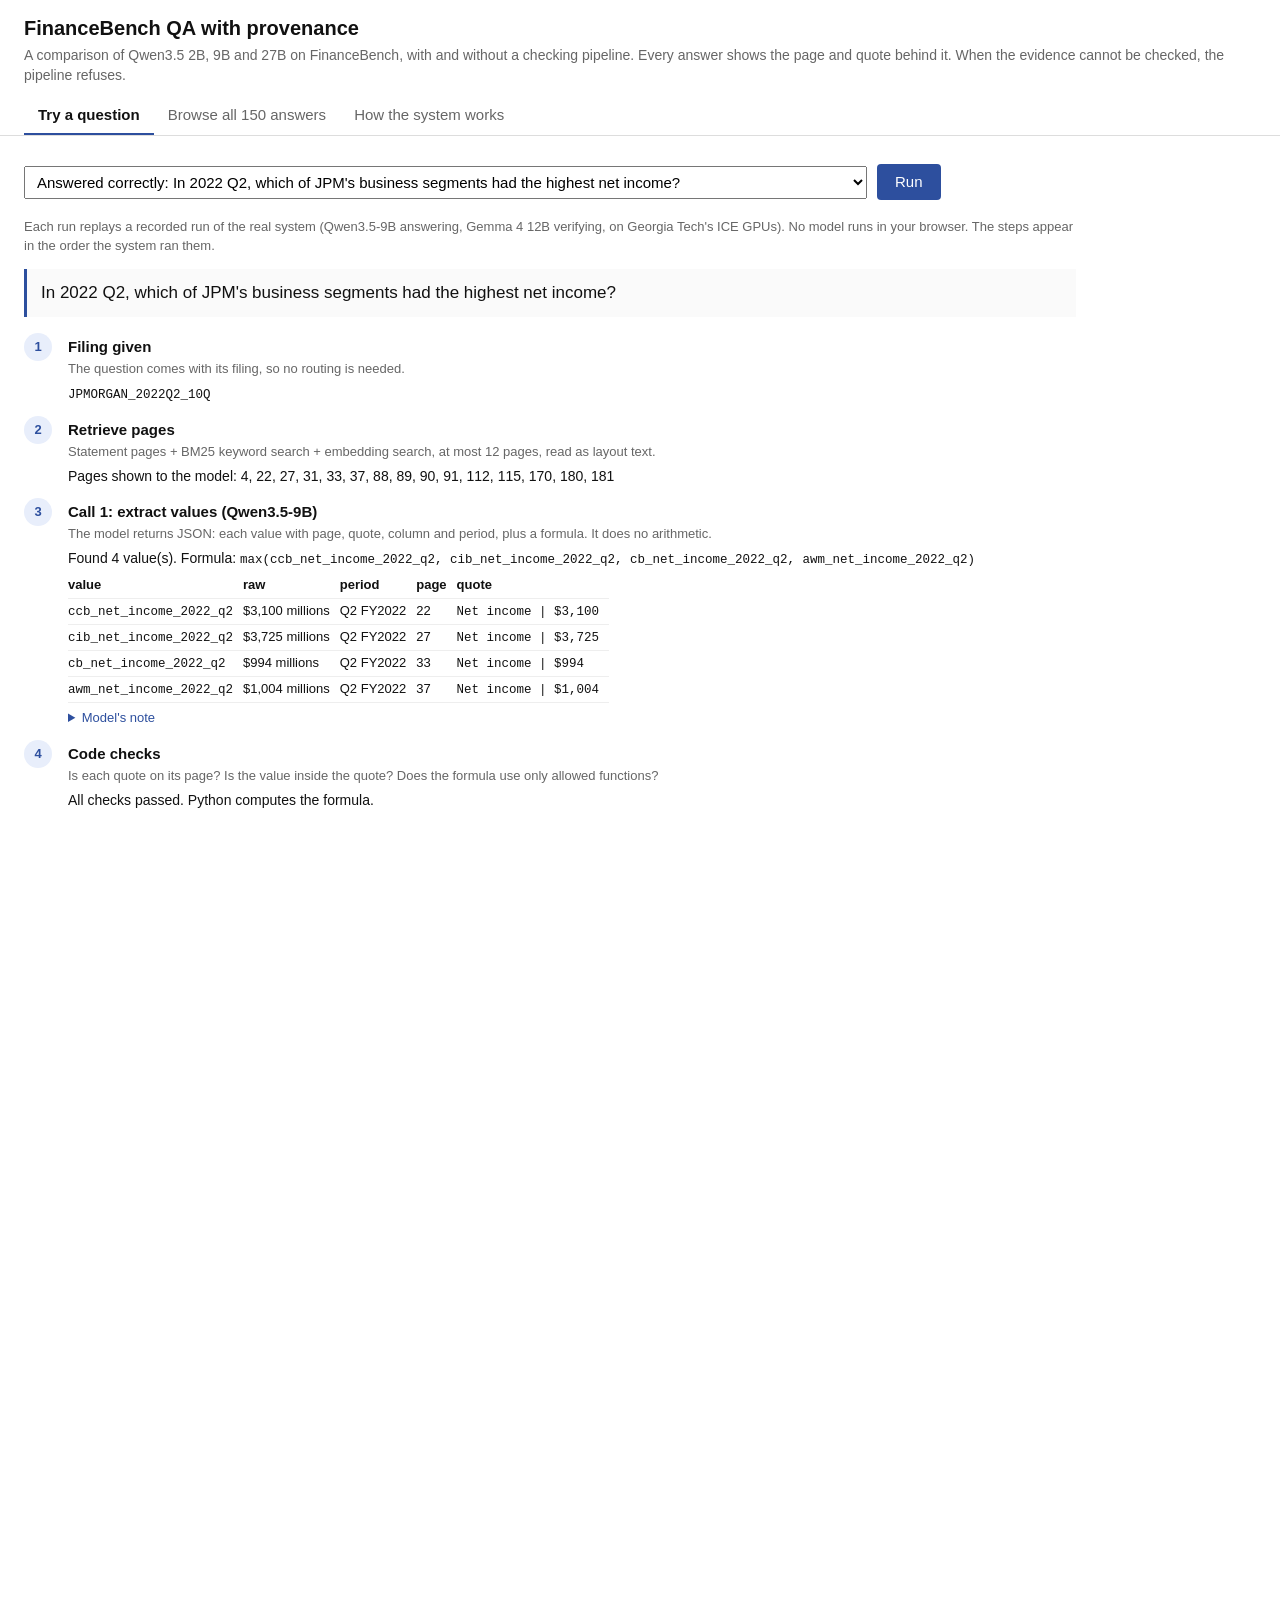
<file: viewer/index.html>
<!doctype html>
<html lang="en">
<head>
<meta charset="utf-8">
<meta name="viewport" content="width=device-width, initial-scale=1">
<title>FinanceBench QA demo</title>
<style>
  :root { --line:#ddd; --muted:#666; --accent:#2d4f9e; --ok:#1e7b3a; --bad:#c0392b; --warn:#9a7a1c; --bg:#fafafa; }
  * { box-sizing: border-box; }
  body { font-family: "Helvetica Neue", Helvetica, Arial, sans-serif; font-size: 15px; line-height: 1.45; margin: 0; color:#111; background:#fff; }
  header { padding: 14px 24px 0; border-bottom: 1px solid var(--line); }
  header h1 { font-size: 20px; margin: 0 0 2px; }
  header p { margin: 0 0 10px; color: var(--muted); font-size: 14px; }
  nav button { font: inherit; border: 0; background: none; padding: 8px 14px; cursor: pointer; color: var(--muted); border-bottom: 2px solid transparent; }
  nav button.on { color: #111; border-bottom-color: var(--accent); font-weight: 600; }
  section { display: none; padding: 20px 24px 60px; max-width: 1100px; }
  section.on { display: block; }
  .muted { color: var(--muted); font-size: 13px; }
  select, input, button.run { font: inherit; padding: 6px 8px; }
  button.run { background: var(--accent); color: #fff; border: 0; border-radius: 4px; padding: 7px 18px; cursor: pointer; }
  .picker { display:flex; gap:10px; flex-wrap:wrap; align-items:center; margin: 8px 0 18px; }
  .picker select { min-width: 520px; max-width: 100%; }
  .qbox { font-size: 17px; padding: 12px 14px; background: var(--bg); border-left: 3px solid var(--accent); margin-bottom: 16px; }
  .step { display:grid; grid-template-columns: 34px 1fr; gap: 10px; margin-bottom: 12px; opacity: 0; transform: translateY(4px); transition: all .25s; }
  .step.show { opacity: 1; transform: none; }
  .num { width: 28px; height: 28px; border-radius: 50%; background: #e8eefb; color: var(--accent); display:flex; align-items:center; justify-content:center; font-weight: 600; font-size: 13px; }
  .step.fail .num { background: #fdecea; color: var(--bad); }
  .step h3 { margin: 3px 0 2px; font-size: 15px; }
  .step .what { color: var(--muted); font-size: 13px; margin-bottom: 4px; }
  .result { font-size: 14px; }
  .pill { display:inline-block; font-size: 12px; padding: 1px 7px; border-radius: 10px; border: 1px solid; margin-right: 4px; }
  .ANSWER { color: var(--ok); } .NOT_FOUND { color: var(--bad); } .AMBIGUOUS { color: var(--warn); } .BARE { color: #555; }
  .correct { color: var(--ok); } .incorrect { color: var(--bad); } .refusal { color: #555; }
  .final { border: 1px solid var(--line); border-radius: 6px; padding: 14px 16px; margin-top: 8px; }
  .final .ans { font-size: 16px; margin: 6px 0; }
  .truth { background: var(--bg); border-radius: 6px; padding: 10px 14px; margin-top: 14px; font-size: 14px; }
  details { margin-top: 6px; } summary { cursor: pointer; color: var(--accent); font-size: 13px; }
  code { font-family: Menlo, Consolas, monospace; font-size: 12.5px; }
  pre { font-family: Menlo, Consolas, monospace; font-size: 12px; background: var(--bg); border: 1px solid #eee; padding: 8px; max-height: 240px; overflow: auto; white-space: pre-wrap; }
  pre mark { background: #fff3a8; }
  table.vals { border-collapse: collapse; font-size: 13px; margin-top: 4px; }
  table.vals td, table.vals th { border-bottom: 1px solid #eee; padding: 3px 10px 3px 0; text-align: left; vertical-align: top; }
  .ev { display:grid; grid-template-columns: 1fr 200px; gap: 14px; border-top: 1px solid #eee; padding-top: 10px; margin-top: 10px; }
  .ev img { width: 100%; border: 1px solid var(--line); cursor: zoom-in; }
  #overlay { position:fixed; inset:0; background:rgba(0,0,0,.75); display:none; justify-content:center; overflow:auto; z-index:9; }
  #overlay img { max-width: 900px; width: 95%; margin: 20px 0; background:#fff; align-self:flex-start; }
  /* browse */
  .browse { display:grid; grid-template-columns: 340px 1fr; gap: 20px; }
  .filters { display:flex; gap:8px; flex-wrap:wrap; margin-bottom: 12px; }
  #list { border: 1px solid var(--line); border-radius: 6px; max-height: 72vh; overflow: auto; }
  #list .item { padding: 8px 10px; border-bottom: 1px solid #f0f0f0; cursor: pointer; font-size: 14px; }
  #list .item:hover { background: var(--bg); } #list .item.sel { background: #e8eefb; }
  #list .item small { color: var(--muted); }
  .flow img { width: 100%; max-width: 900px; }
  @media (max-width: 820px) { .browse { grid-template-columns: 1fr; } .ev { grid-template-columns: 1fr; } .picker select { min-width: 0; width: 100%; } section { padding: 16px; } }
</style>
</head>
<body>
<header>
  <h1>FinanceBench QA with provenance</h1>
  <p>A comparison of Qwen3.5 2B, 9B and 27B on FinanceBench, with and without a checking pipeline. Every answer shows the page and quote behind it. When the evidence cannot be checked, the pipeline refuses.</p>
  <nav><button data-tab="try" class="on">Try a question</button><button data-tab="browse">Browse all 150 answers</button><button data-tab="flow">How the system works</button></nav>
</header>

<section id="try" class="on">
  <div class="picker">
    <select id="preset"></select>
    <button class="run" id="go">Run</button>
  </div>
  <p class="muted">Each run replays a recorded run of the real system (Qwen3.5-9B answering, Gemma 4 12B verifying, on Georgia Tech's ICE GPUs). No model runs in your browser. The steps appear in the order the system ran them.</p>
  <div id="trace"></div>
</section>

<section id="browse">
  <div class="filters">
    <select id="run"></select>
    <select id="status"><option value="">Any status</option><option>ANSWER</option><option>NOT_FOUND</option><option>AMBIGUOUS</option><option>BARE</option></select>
    <select id="judge"><option value="">Any grade</option><option>correct</option><option>incorrect</option><option>refusal</option></select>
    <input id="search" placeholder="Search question or company">
  </div>
  <div class="browse"><div id="list"></div><div id="detail"><p class="muted">Pick a question on the left.</p></div></div>
</section>

<section id="flow" class="flow">
  <p class="muted">Every stage, the technology it uses, and the decision behind it. Red marks where the system refuses instead of guessing.</p>
  <img src="system-flow.svg" alt="System flow: index, route, retrieve, extract, check, answer, verify, combine, output">
  <p class="muted" style="margin-top:28px">Inside the harness: the data at each step, the rule each check enforces, and where a failure goes. G3, G4 and G5 are Python code, not model calls.</p>
  <img src="harness-detail.svg" alt="Harness data flow with checks, retries and refusals">
</section>

<div id="overlay"><img alt=""></div>
<script src="data.js"></script>
<script>
const D = window.DATA, Q = Object.fromEntries(D.questions.map(q => [q.qid, q]));
const $ = id => document.getElementById(id);
const esc = s => String(s ?? "").replace(/[&<>"]/g, c => ({"&":"&amp;","<":"&lt;",">":"&gt;",'"':"&quot;"}[c]));
const norm = s => String(s ?? "").replace(/[\s|]+/g, "").toLowerCase();
const pill = s => `<span class="pill ${s}">${s === "NOT_FOUND" ? "NO ANSWER (NOT_FOUND)" : s}</span>`;

document.querySelectorAll("nav button").forEach(b => b.onclick = () => {
  document.querySelectorAll("nav button, section").forEach(e => e.classList.remove("on"));
  b.classList.add("on"); $(b.dataset.tab).classList.add("on");
});
$("overlay").onclick = () => $("overlay").style.display = "none";
function zoom(src) { $("overlay").querySelector("img").src = src; $("overlay").style.display = "flex"; }

function passage(p) {
  const qn = norm(p.quote);
  return (p.passage || "").split("\n").map(l => { const ln = norm(l);
    return ln && ((qn.includes(ln) && ln.length > 6) || ln.includes(qn)) ? `<mark>${esc(l)}</mark>` : esc(l); }).join("\n");
}
function evidence(ps) {
  return ps.map(p => `<div class="ev"><div>
    <b>${esc(p.id ?? "")}</b> <code>${esc(p.doc)}</code>, PDF page <b>${p.page}</b>${p.column ? ", column " + esc(p.column) : ""}${p.scale ? ", " + esc(p.scale) : ""}
    <div>Quote: <code>${esc(p.quote)}</code></div>
    <details><summary>Page text the model read (quote highlighted)</summary><pre>${passage(p)}</pre></details></div>
    <div><img src="${p.img}" alt="PDF page ${p.page}" loading="lazy" onclick="zoom('${p.img}')"></div></div>`).join("");
}

/* ---------- Try a question ---------- */
const cats = [...new Set(D.presets.map(p => p.category))];
$("preset").innerHTML = cats.map(c => `<optgroup label="${esc(c)}">` + D.presets.map((p, i) => p.category === c ?
  `<option value="${i}">${esc(c)}: ${esc(p.question.length > 95 ? p.question.slice(0, 92) + "..." : p.question)}</option>` : "").join("") + "</optgroup>").join("");
$("go").onclick = play;

function steps(p) {
  const S = [];
  if (p.path_b) {
    const r = p.route || {};
    S.push({ t: "Route the question", w: "No filing is named, so an LLM picks the company from the 42 in the corpus. Code then filters filings by period and type.",
      r: `Company <b>${esc(r.company ?? "?")}</b>${r.years?.length ? ", years " + r.years.join(", ") : ""}${r.doc_type && r.doc_type !== "none" ? ", type " + esc(r.doc_type) : ""}.
          Candidate filings: ${(p.candidates || []).map(c => "<code>" + esc(c) + "</code>").join(", ") || "<b>none</b>"}`,
      fail: !(p.candidates || []).length });
  } else {
    S.push({ t: "Filing given", w: "The question comes with its filing, so no routing is needed.", r: `<code>${esc(p.filings[0]?.doc)}</code>` });
  }
  p.filings.forEach((f, fi) => {
    const pre = p.filings.length > 1 ? `[${esc(f.doc)}] ` : "";
    S.push({ t: pre + "Retrieve pages", w: "Statement pages + BM25 keyword search + embedding search, at most 12 pages, read as layout text.",
      r: `Pages shown to the model: ${f.pages.join(", ")}` });
    f.steps.forEach(s => {
      if (s.call === 1) {
        const v = s.values.length ? `<table class="vals"><tr><th>value</th><th>raw</th><th>period</th><th>page</th><th>quote</th></tr>` +
          s.values.map(x => `<tr><td><code>${esc(x.name)}</code></td><td>${esc(x.raw)} ${esc(x.scale)}</td><td>${esc(x.period)}</td><td>${x.page}</td><td><code>${esc(x.quote)}</code></td></tr>`).join("") + "</table>" : "";
        S.push({ t: pre + "Call 1: extract values (Qwen3.5-9B)", w: "The model returns JSON: each value with page, quote, column and period, plus a formula. It does no arithmetic.",
          r: (s.status === "found" ? `Found ${s.values.length} value(s). Formula: <code>${esc(s.formula)}</code>` : `Model says: <b>${esc(s.status)}</b>`) + v +
             (s.reason ? `<details><summary>Model's note</summary><p>${esc(s.reason)}</p></details>` : ""), fail: s.status !== "found" });
        S.push({ t: pre + "Code checks", w: "Is each quote on its page? Is the value inside the quote? Does the formula use only allowed functions?",
          r: s.errors.length ? `Failed: ${s.errors.map(esc).join("; ")}. The model gets one retry with this error.` : (s.status === "found" ? "All checks passed. Python computes the formula." : "Nothing to check."),
          fail: s.errors.length > 0 });
      } else if (s.call === 2) {
        S.push({ t: pre + "Call 2: write the answer", w: "Plain text that cites values as [v1]. Code checks that every number is a checked value or the computed result.",
          r: (s.answer ? `"${esc(s.answer)}"` : "(empty)") + (s.errors.length ? `<br>Number check failed: ${s.errors.map(esc).join("; ")}` : "<br>Number check passed."),
          fail: s.errors.length > 0 });
      }
    });
    if (f.computation) S.splice(S.length - 1, 0, { t: pre + "Python computes", w: "The formula runs on the checked values.", r: `<code>${esc(f.computation)}</code>` });
    if (f.verifier) {
      const v = f.verifier;
      S.push({ t: pre + "Verifier (Gemma 4 12B, sees page images)", w: "A model from another family checks period, unit, column and support on images of the cited pages.",
        r: `<b>${v.pass ? "Accepted" : "Rejected"}</b>. Period ${v.period_ok ? "ok" : "wrong"}, unit ${v.unit_ok ? "ok" : "wrong"}, column ${v.value_in_correct_column ? "ok" : "wrong"}, supported: ${esc(v.answer_supported)}.` +
           (v.problem ? `<br>${esc(v.problem)}` : ""), fail: !v.pass });
    }
  });
  if (p.path_b && p.filings.length > 1) S.push({ t: "Combine candidate filings", w: "If filings disagree, the system returns AMBIGUOUS instead of choosing.", r: pill(p.final.status) });
  return S;
}

function finalCard(p) {
  const f = p.final, t = p.truth || {};
  let h = `<div class="final">${pill(f.status)}`;
  if (f.answer) h += `<div class="ans">${esc(f.answer)}</div>`;
  if (f.computation) h += `<div class="muted">Computed: <code>${esc(f.computation)}</code></div>`;
  if (f.status !== "ANSWER" && f.reason) h += `<div class="muted">Why no answer: ${esc(f.reason)}</div>`;
  if (f.provenance.length) h += `<div style="margin-top:8px"><b>Provenance</b></div>` + evidence(f.provenance);
  f.alternatives.forEach(a => h += `<div style="margin-top:10px"><b>Candidate from <code>${esc(a.doc)}</code>:</b> ${esc(a.answer)}</div>` + evidence(a.provenance));
  h += `</div><div class="truth"><b>Reference (not seen by the system):</b> ${esc(t.answer)}<br><span class="muted">${esc(t.source)}${t.judge ? ` · grade: <span class="${t.judge}">${t.judge}</span>` : ""}</span>` +
       (t.note ? `<br><span class="muted">About this filing: ${esc(t.note)}</span>` : "") + `</div>`;
  return h;
}

let timer;
function play() {
  clearTimeout(timer);
  const p = D.presets[$("preset").value], S = steps(p);
  $("trace").innerHTML = `<div class="qbox">${esc(p.question)}</div>` + S.map((s, i) => `<div class="step ${s.fail ? "fail" : ""}"><div class="num">${i + 1}</div><div>
    <h3>${s.t}</h3><div class="what">${s.w}</div><div class="result">${s.r}</div></div></div>`).join("") +
    `<div class="step"><div class="num">✓</div><div><h3>Final output</h3>${finalCard(p)}</div></div>`;
  const els = [...$("trace").querySelectorAll(".step")];
  els.forEach((e, i) => timer = setTimeout(() => e.classList.add("show"), 350 * i));
}

/* ---------- Browse ---------- */
let sel = null;
D.runs.forEach((r, i) => $("run").add(new Option(r.label, i)));
["run", "status", "judge"].forEach(id => $(id).onchange = list); $("search").oninput = list;
function list() {
  const R = D.runs[$("run").value], st = $("status").value, jd = $("judge").value, s = $("search").value.toLowerCase();
  const items = D.questions.filter(q => { const r = R.rows[q.qid];
    return r && (!st || r.status === st) && (!jd || r.judge === jd) && (!s || (q.question + " " + q.doc).toLowerCase().includes(s)); });
  $("list").innerHTML = items.map(q => { const r = R.rows[q.qid];
    return `<div class="item ${q.qid === sel ? "sel" : ""}" data-q="${q.qid}"><span class="${r.status}">●</span> ${esc(q.question.slice(0, 90))}${q.question.length > 90 ? "..." : ""}<br><small>${esc(q.doc)} · ${r.status}${r.judge ? " · " + r.judge : ""}</small></div>`; }).join("")
    || `<p class="muted" style="padding:10px">No questions match.</p>`;
  $("list").querySelectorAll(".item").forEach(el => el.onclick = () => { sel = el.dataset.q; list(); detail(); });
}
function detail() {
  const q = Q[sel], R = D.runs[$("run").value], r = R.rows[sel]; if (!q || !r) return;
  let h = `<div class="qbox">${esc(q.question)}</div><div class="muted" style="margin-bottom:8px">Filing <code>${esc(q.doc)}</code> · ${esc(q.type)} · ${q.split} split</div><div class="final">${pill(r.status)}`;
  if (r.answer) h += `<div class="ans">${esc(r.answer)}</div>`;
  if (r.computation) h += `<div class="muted">Computed by Python: <code>${esc(r.computation)}</code></div>`;
  if (r.status === "BARE") h += `<div class="muted">Bare run: one prompt, no checks, no evidence. Shown for comparison.</div>`;
  if (r.status !== "ANSWER" && r.reason) h += `<div class="muted">Why no answer: ${esc(r.reason)}</div>`;
  if (r.provenance.length) h += `<div style="margin-top:8px"><b>Provenance</b></div>` + evidence(r.provenance);
  (r.alternatives || []).forEach(a => h += `<div style="margin-top:10px"><b>Candidate from <code>${esc(a.doc)}</code>:</b> ${esc(a.answer)}</div>` + evidence(a.provenance));
  h += `</div>`;
  if (r.verifier) { const v = r.verifier; h += `<details><summary>Verifier checks</summary><p>${v.pass ? "Accepted" : "Rejected"}. Period ${v.period_ok}, unit ${v.unit_ok}, column ${v.value_in_correct_column}, supported ${esc(v.answer_supported)}. ${esc(v.problem || "")}</p></details>`; }
  if (r.searched) h += `<details><summary>Pages searched</summary><p>${r.searched.map(s => `<code>${esc(s.doc)}</code>: ${s.pages.join(", ")}`).join("<br>")}</p></details>`;
  h += `<div class="truth"><b>Gold answer (not seen by the system):</b> ${esc(q.gold_answer)}<br><span class="muted">Grade: <span class="${r.judge}">${r.judge ?? "n/a"}</span> · gold pages ${q.gold_pages.join(", ")} · models: ${esc(r.models?.answer)}${r.models?.verifier ? ", " + esc(r.models.verifier) : ""}</span></div>`;
  $("detail").innerHTML = h;
}
list();
play();
</script>
</body>
</html>
</file>
